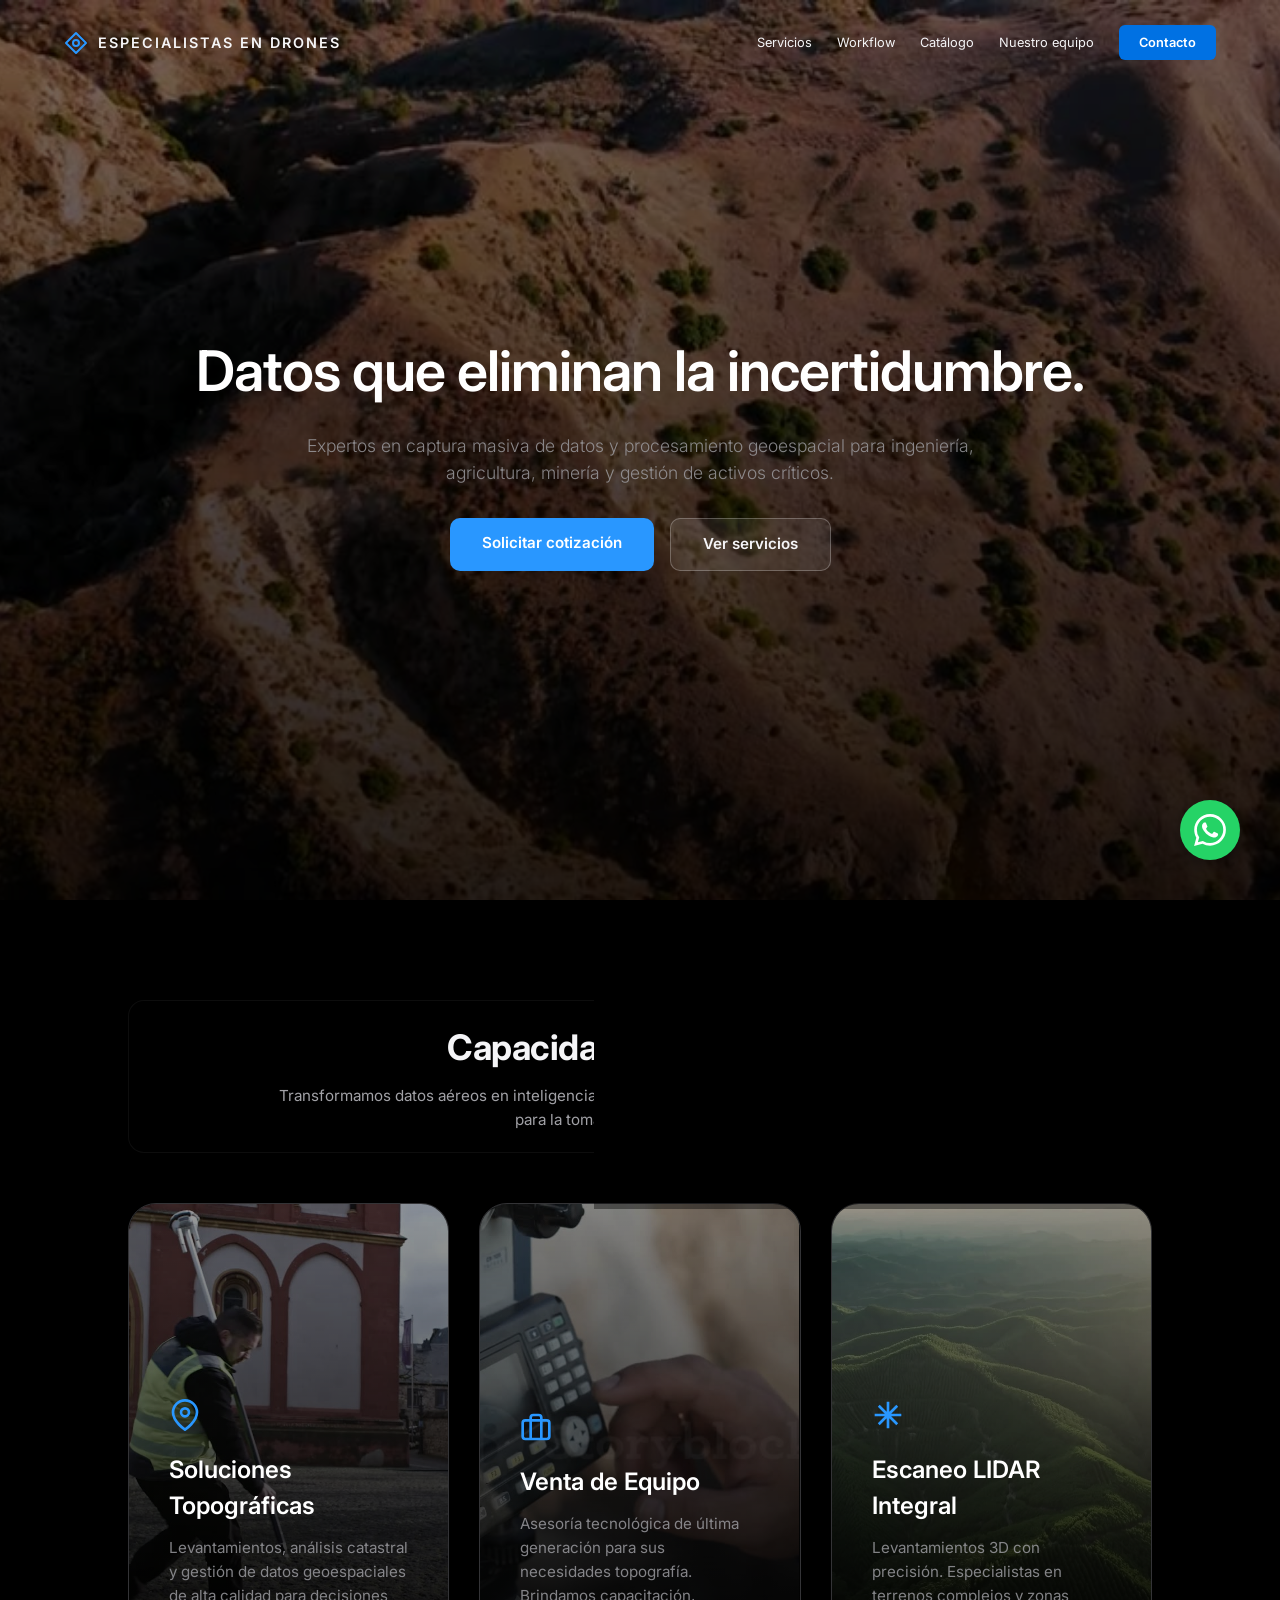
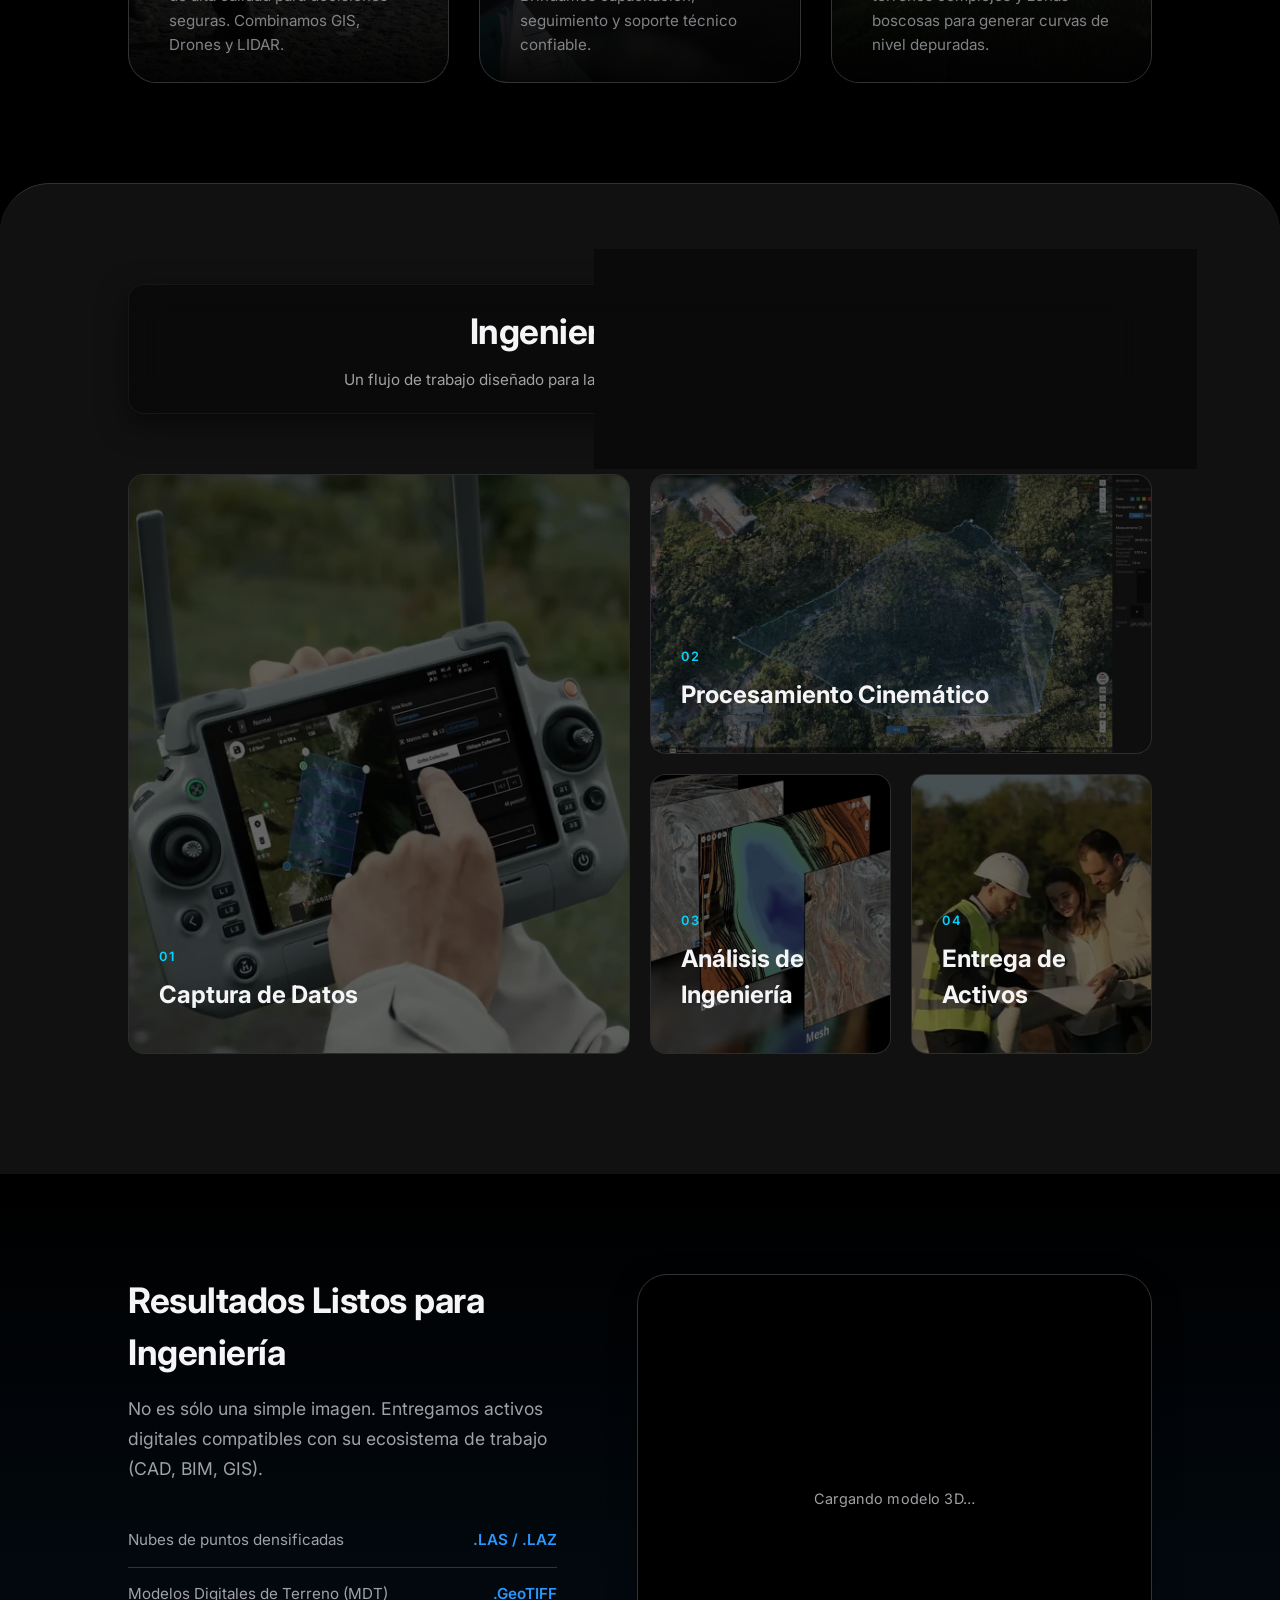
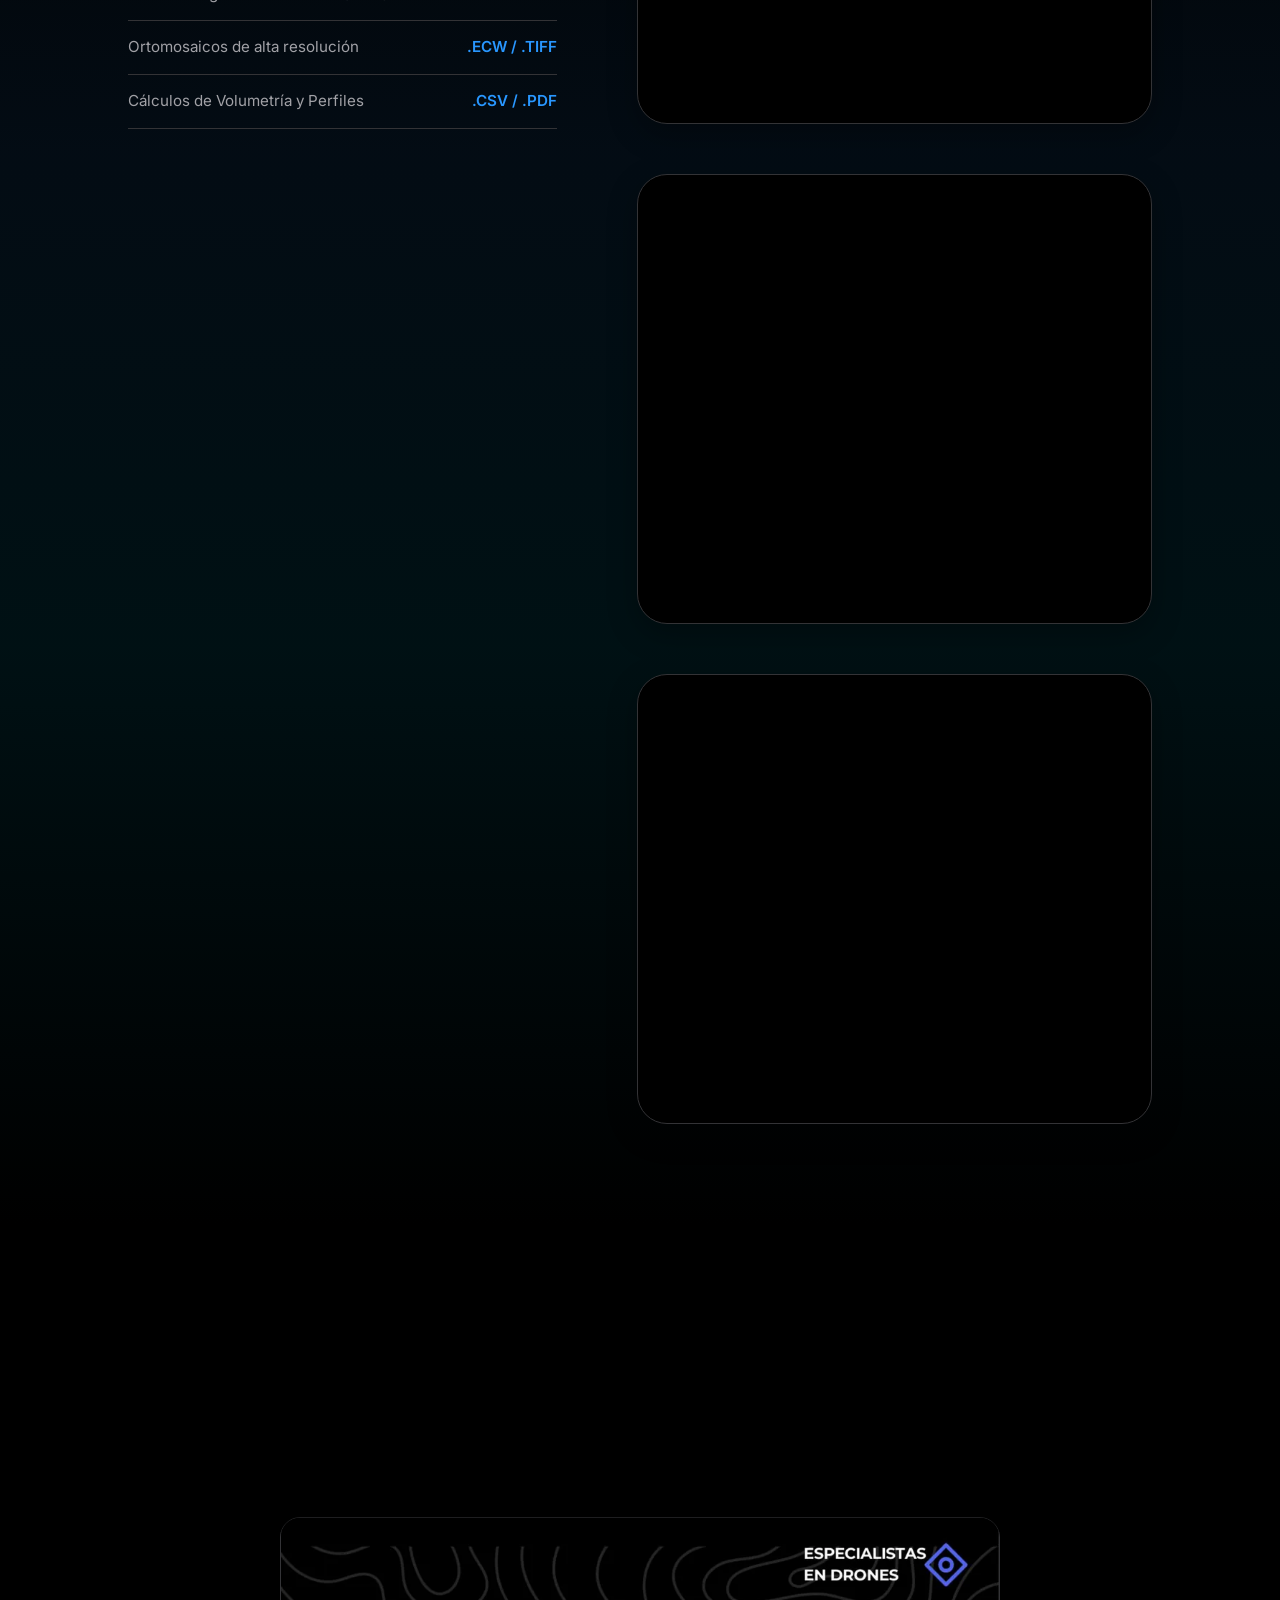
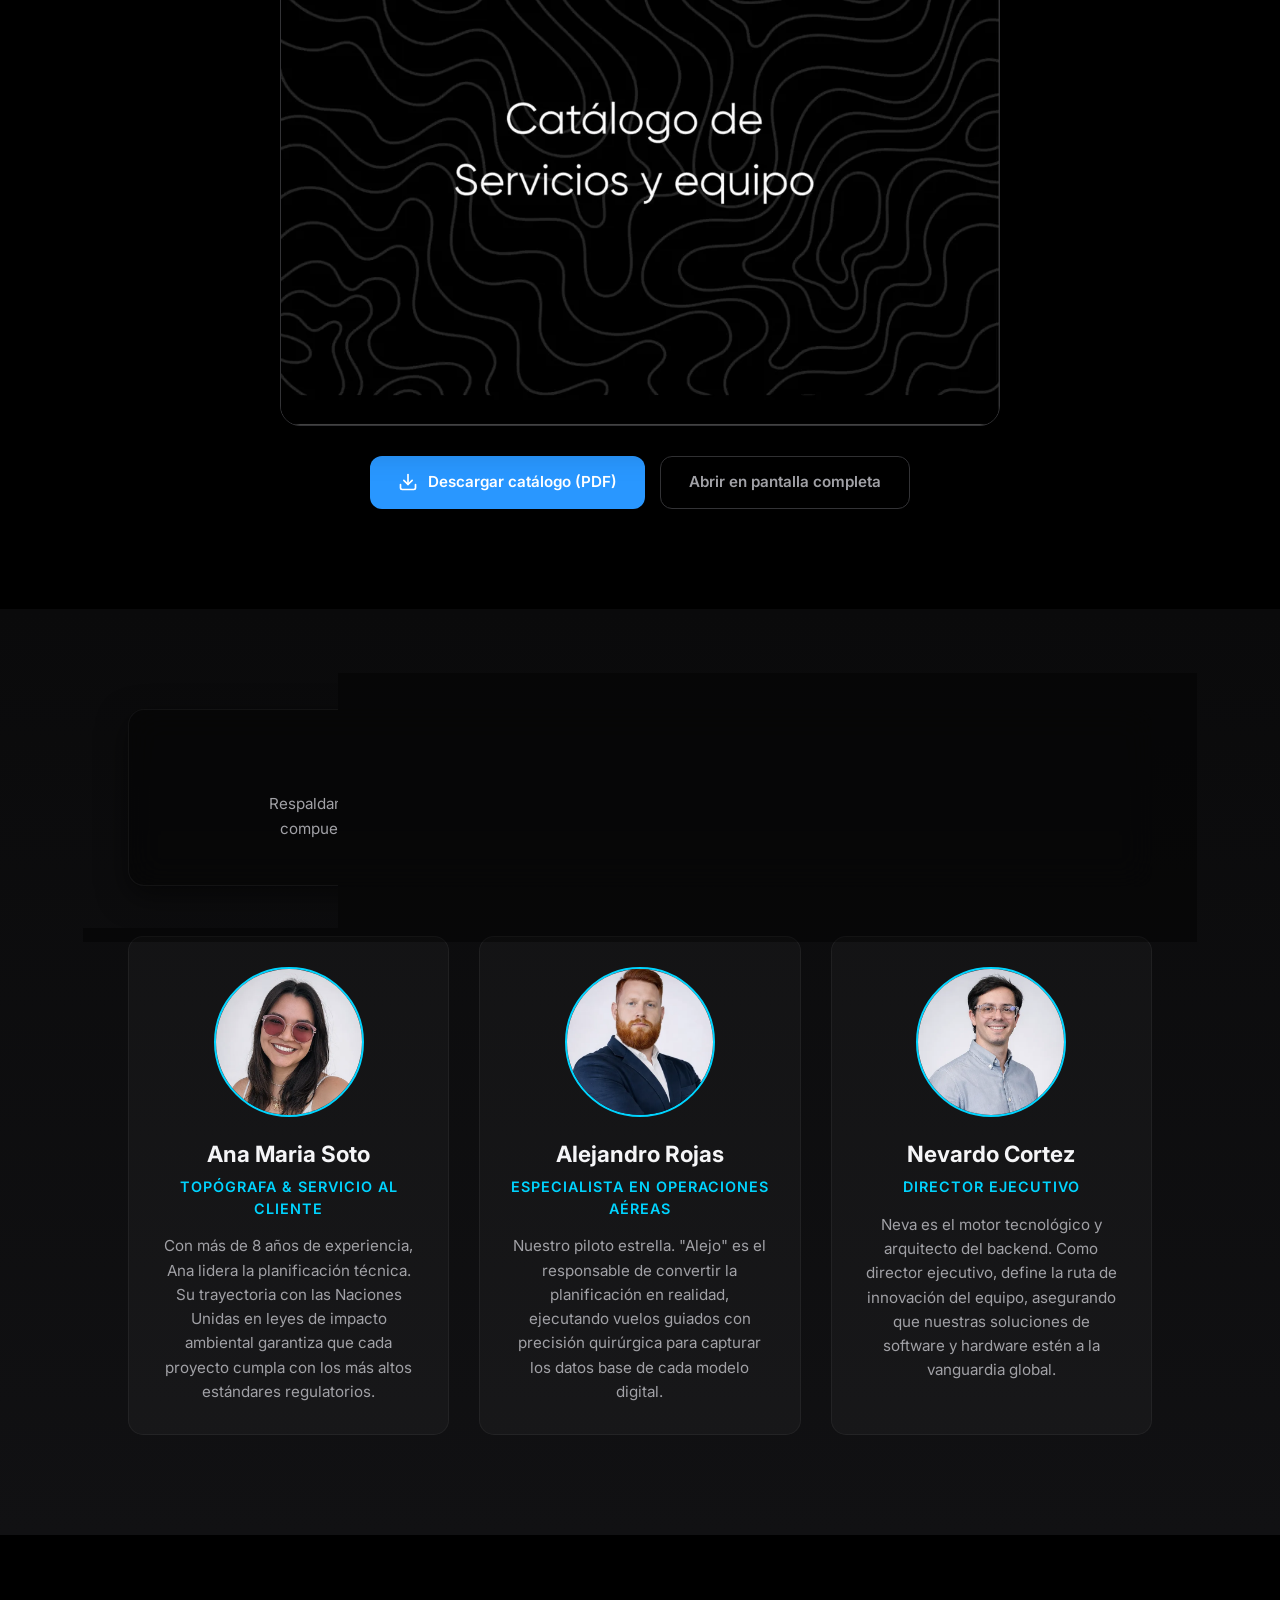
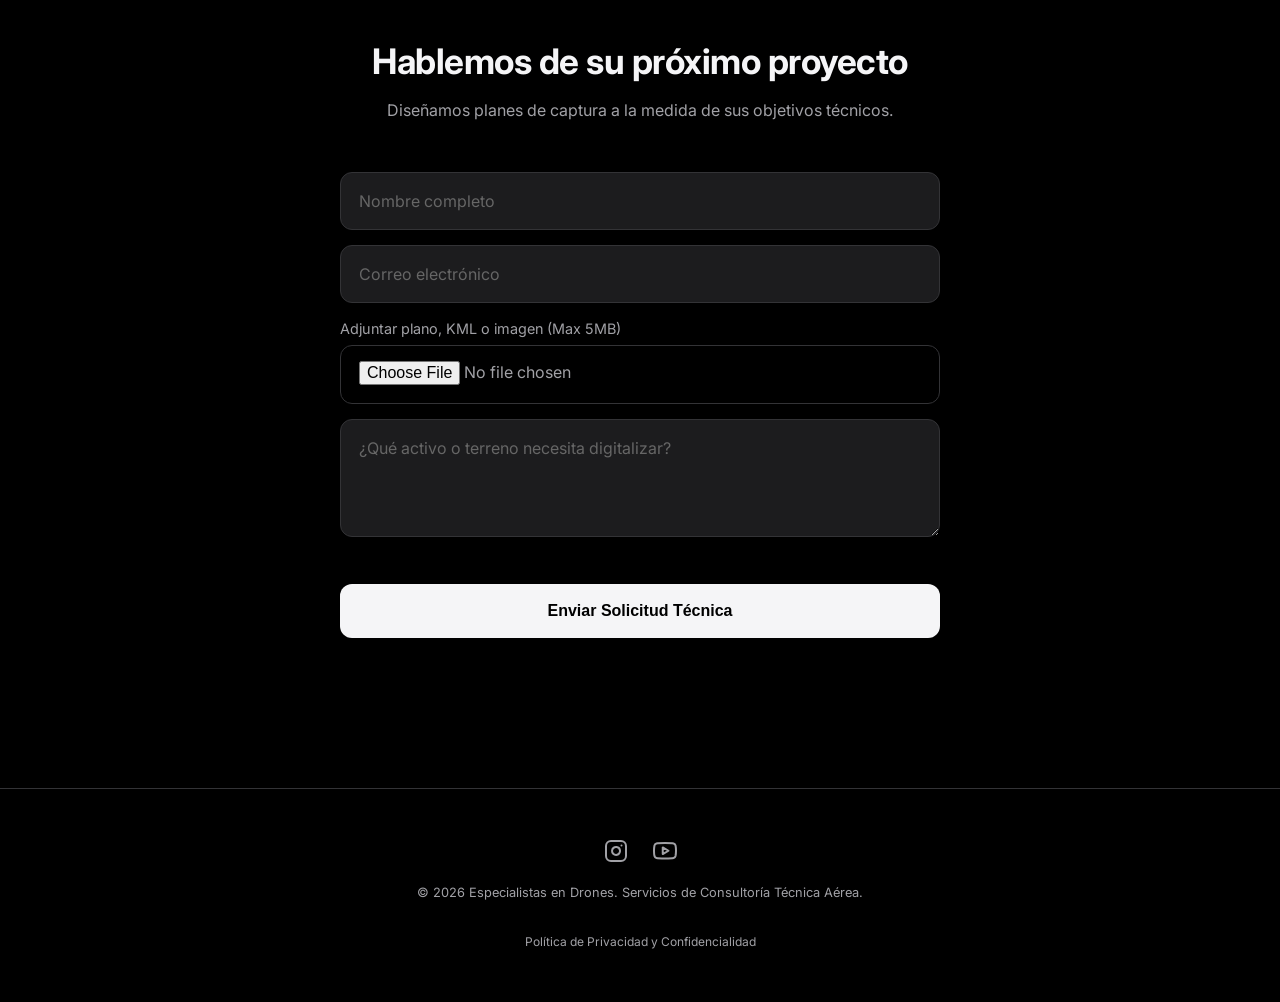
<file: index.html>
<!DOCTYPE html>
<html lang="es">
<head>
    <meta charset="UTF-8">
    <meta name="viewport" content="width=device-width, initial-scale=1.0">
    <title>Consultoría en Inteligencia Aérea | Especialistas en Drones</title>
    
    <meta name="description" content="Expertos en captura masiva de datos y procesamiento geoespacial con drones para ingeniería, agricultura, minería y gestión de activos críticos en Costa Rica.">
    <meta name="keywords" content="drones, topografía, fotogrametría, LiDAR, inspección industrial, Costa Rica, gemelos digitales, agricultura de precisión">
    <meta name="author" content="Especialistas en Drones">

    <meta property="og:type" content="website">
    <meta property="og:site_name" content="Especialistas en Drones">
    <meta property="og:locale" content="es_CR">
    <meta property="og:url" content="https://www.especialistasendrones.com/">
    <meta property="og:title" content="Inteligencia Aérea y Especialistas en Drones">
    <meta property="og:description" content="Datos que eliminan la incertidumbre. Captura masiva de datos con drones para proyectos de alta precisión.">
    <meta property="og:image" content="https://www.especialistasendrones.com/media/images/preview.jpg">
    <meta property="og:image:width" content="1193">
    <meta property="og:image:height" content="630">
    <meta property="og:image:alt" content="Especialistas en Drones — inteligencia aérea y geoespacial">

    <meta name="twitter:card" content="summary_large_image">
    <meta name="twitter:title" content="Inteligencia Aérea y Especialistas en Drones">
    <meta name="twitter:description" content="Datos que eliminan la incertidumbre. Captura masiva de datos con drones para proyectos de alta precisión.">
    <meta name="twitter:image" content="https://www.especialistasendrones.com/media/images/preview.jpg">

    <link rel="canonical" href="https://www.especialistasendrones.com/">
    <link rel="alternate" hreflang="es-cr" href="https://www.especialistasendrones.com/">
    <link rel="alternate" hreflang="x-default" href="https://www.especialistasendrones.com/">
    <meta name="theme-color" content="#000000">

    <!-- Preconnect a orígenes de terceros para acelerar la primera conexión (fuentes, analytics, modelos 3D) -->
    <link rel="preconnect" href="https://fonts.googleapis.com">
    <link rel="preconnect" href="https://fonts.gstatic.com" crossorigin>
    <link rel="preconnect" href="https://www.googletagmanager.com">
    <link rel="preconnect" href="https://arcg.is">

    <!-- Preload del poster del hero: es el elemento LCP (se ve antes de que arranque el video). -->
    <link rel="preload" as="image" href="media/video/posters/hero.jpg" fetchpriority="high">

    <!-- GA4: se carga aquí y se CONFIGURA una sola vez en main.js (con anonymize_ip). -->
    <script async src="https://www.googletagmanager.com/gtag/js?id=G-Q9BWERW66V"></script>

    <link href="https://fonts.googleapis.com/css2?family=Inter:wght@300;400;600&display=swap" rel="stylesheet">
    <link rel="icon" type="image/svg+xml" href="media/favicon.svg">
    <link rel="apple-touch-icon" href="media/icons/apple-touch-icon.png">
    <link rel="stylesheet" href="styles.css">
    <link rel="manifest" href="manifest.json">
    
    <script src="main.js" defer></script>

    <script type="application/ld+json">
    {
        "@context": "https://schema.org",
        "@type": "ProfessionalService",
        "@id": "https://www.especialistasendrones.com/#business",
        "name": "Especialistas en Drones",
        "description": "Captura masiva de datos y procesamiento geoespacial con drones: topografía, fotogrametría, LiDAR e inspección industrial en Costa Rica.",
        "image": "https://www.especialistasendrones.com/media/images/preview.jpg",
        "url": "https://www.especialistasendrones.com",
        "telephone": "+50662885132",
        "priceRange": "$$",
        "address": {
            "@type": "PostalAddress",
            "addressCountry": "CR"
        },
        "areaServed": {
            "@type": "Country",
            "name": "Costa Rica"
        },
        "serviceType": ["Topografía", "Fotogrametría", "LiDAR", "Inspección Industrial"],
        "sameAs": [
            "https://instagram.com/especialistasendrones",
            "https://www.youtube.com/channel/UC5RbI-hhkYxQgb4f0DH-O3A"
        ],
        "contactPoint": {
            "@type": "ContactPoint",
            "telephone": "+50662885132",
            "contactType": "customer service",
            "availableLanguage": ["Spanish"]
        }
    }
    </script>

</head>
<body>

    <a href="#main" class="skip-link">Saltar al contenido</a>

    <div id="scroll-progress"></div>

    <div id="preloader">
        <svg class="loader-logo" viewBox="0 0 24 24" fill="none" stroke="#2997ff" stroke-width="2">
            <polygon points="12 2 2 12 12 22 22 12 12 2"></polygon>
            <circle cx="12" cy="12" r="3"></circle>
        </svg>
    </div>

    <nav aria-label="Navegación principal">
        <a href="#inicio" class="logo">
            <svg viewBox="0 0 24 24" width="24" height="24" fill="none" stroke="currentColor" stroke-width="2" stroke-linecap="round" stroke-linejoin="round">
                <polygon points="12 2 2 12 12 22 22 12 12 2"></polygon>
                <circle cx="12" cy="12" r="3"></circle>
            </svg>
            Especialistas en Drones
        </a>
        <button id="nav-toggle" class="nav-toggle" aria-label="Abrir menú de navegación" aria-expanded="false" aria-controls="nav-links">
            <span></span><span></span><span></span>
        </button>
        <div class="nav-links" id="nav-links">
            <a href="#servicios">Servicios</a>
            <a href="#workflow">Workflow</a>
            <a href="#catalogo">Catálogo</a>
            <a href="#equipo">Nuestro equipo</a>
            <a href="#contacto" class="nav-cta">Contacto</a>
        </div>
    </nav>

    <main id="main">
        <header id="inicio" class="hero">
            <video autoplay loop muted playsinline class="hero-video" poster="media/video/posters/hero.jpg" preload="metadata">
                <source src="media/video/hero-drone-flight.mp4" type="video/mp4">
                Tu navegador no soporta videos HTML5.
            </video>
            <div class="hero-overlay"></div>
            <div class="hero-content">
                <h1>Datos que eliminan la incertidumbre.</h1>
                <p>Expertos en captura masiva de datos y procesamiento geoespacial para ingeniería, agricultura, minería y gestión de activos críticos.</p>
                <div class="hero-actions">
                    <a href="#contacto" class="hero-cta hero-cta-primary">Solicitar cotización</a>
                    <a href="#servicios" class="hero-cta hero-cta-secondary">Ver servicios</a>
                </div>
            </div>
        </header>

        <section id="servicios" class="pilares">
            
            <div class="section-header reveal">
                <h2>Capacidades Operativas</h2>
                <p>Transformamos datos aéreos en inteligencia geoespacial accionable. Precisión y tecnología de punta para la toma de decisiones críticas.</p>
            </div>
            
            <div class="pilar-item reveal delay-1">
                <video loop muted playsinline class="pilar-video-bg" poster="media/video/posters/soluciones-topograficas.jpg" preload="none">
                    <source src="media/video/soluciones-topograficas.mp4" type="video/mp4">
                </video>
                <div class="pilar-content">
                    <div class="pilar-icon">
                        <svg viewBox="0 0 24 24" width="32" height="32" fill="none" stroke="currentColor" stroke-width="2"><path d="M21 10c0 7-9 13-9 13s-9-6-9-13a9 9 0 0 1 18 0z"></path><circle cx="12" cy="10" r="3"></circle></svg>
                    </div>
                    <h3>Soluciones Topográficas</h3>
                    <p>Levantamientos, análisis catastral y gestión de datos geoespaciales de alta calidad para decisiones seguras. Combinamos GIS, Drones y LIDAR.</p>
                </div>
            </div>

            <div class="pilar-item reveal delay-2">
                <video loop muted playsinline class="pilar-video-bg" poster="media/video/posters/equipos-topograficos.jpg" preload="none">
                    <source src="media/video/equipos-topograficos.mp4" type="video/mp4">
                </video>
                <div class="pilar-content">
                    <div class="pilar-icon">
                        <svg viewBox="0 0 24 24" width="32" height="32" fill="none" stroke="currentColor" stroke-width="2"><rect x="2" y="7" width="20" height="14" rx="2" ry="2"></rect><path d="M16 21V5a2 2 0 0 0-2-2h-4a2 2 0 0 0-2 2v16"></path></svg>
                    </div>
                    <h3>Venta de Equipo</h3>
                    <p>Asesoría tecnológica de última generación para sus necesidades topografía. Brindamos capacitación, seguimiento y soporte técnico confiable.</p>
                </div>
            </div>

            <div class="pilar-item reveal delay-3">
                <video loop muted playsinline class="pilar-video-bg" poster="media/video/posters/escaneo-lidar.jpg" preload="none">
                    <source src="media/video/escaneo-lidar.mp4" type="video/mp4">
                </video>
                <div class="pilar-content">
                    <div class="pilar-icon">
                        <svg viewBox="0 0 24 24" width="32" height="32" fill="none" stroke="currentColor" stroke-width="2"><path d="M12 2v20M2 12h20M5.07 5.07l13.86 13.86M5.07 18.93L18.93 5.07"></path></svg>
                    </div>
                    <h3>Escaneo LIDAR Integral</h3>
                    <p>Levantamientos 3D con precisión. Especialistas en terrenos complejos y zonas boscosas para generar curvas de nivel depuradas.</p>
                </div>
            </div>

        </section>

        <section id="workflow" class="workflow">
            <div class="section-header reveal">
                <h2>Ingeniería de Captura</h2>
                <p>Un flujo de trabajo diseñado para la integridad absoluta de los datos geoespaciales.</p>
            </div>

            <div class="bento-grid">
                <div class="bento-item step-captura reveal">
                    <div class="bento-bg"></div>
                    <div class="bento-content">
                        <span class="step-num">01</span>
                        <h3>Captura de Datos</h3>
                        <div class="bento-hover-info">
                            <p>Planificación de vuelo autónomo optimizado. Utilizamos sensores LiDAR de grado topográfico y fotogrametría de alta resolución para capturar cada detalle del terreno.</p>
                        </div>
                    </div>
                </div>

                <div class="bento-item step-proceso reveal delay-1">
                    <div class="bento-bg"></div>
                    <div class="bento-content">
                        <span class="step-num">02</span>
                        <h3>Procesamiento Cinemático</h3>
                        <div class="bento-hover-info">
                            <p>Computación de nubes de puntos con correcciones PPK/RTK para garantizar precisión y fidelidad absoluta en el modelo digital.</p>
                        </div>
                    </div>
                </div>

                <div class="bento-item step-analisis reveal delay-2">
                    <div class="bento-bg"></div>
                    <div class="bento-content">
                        <span class="step-num">03</span>
                        <h3>Análisis de Ingeniería</h3>
                        <div class="bento-hover-info">
                            <p>Interpretación técnica de los activos, generación de curvas de nivel depuradas y reportes de volumen específicos.</p>
                        </div>
                    </div>
                </div>

                <div class="bento-item step-entrega reveal delay-3">
                    <div class="bento-bg"></div>
                    <div class="bento-content">
                        <span class="step-num">04</span>
                        <h3>Entrega de Activos</h3>
                        <div class="bento-hover-info">
                            <p>Despliegue de resultados en formatos nativos (CAD, GIS, BIM) listos para la toma de decisiones inmediata.</p>
                        </div>
                    </div>
                </div>
            </div>
        </section>

        <section class="entregables reveal">
            <div class="entregables-texto">
                <h2>Resultados Listos para Ingeniería</h2>
                <p>No es sólo una simple imagen. Entregamos activos digitales compatibles con su ecosistema de trabajo (CAD, BIM, GIS).</p>
                <ul class="file-list">
                    <li>Nubes de puntos densificadas <span class="file-type">.LAS / .LAZ</span></li>
                    <li>Modelos Digitales de Terreno (MDT) <span class="file-type">.GeoTIFF</span></li>
                    <li>Ortomosaicos de alta resolución <span class="file-type">.ECW / .TIFF</span></li>
                    <li>Cálculos de Volumetría y Perfiles <span class="file-type">.CSV / .PDF</span></li>
                </ul>
            </div>
            
            <div class="entregables-media">
                <div class="mesh-container">
                    <iframe
                        title="Modelo 3D — Levantamiento topográfico con dron"
                        data-src="https://arcg.is/0OzL5L0"
                        frameborder="0" 
                        allowfullscreen 
                        allow="xr-spatial-tracking">
                    </iframe>
                </div>
                <div class="mesh-container">
                    <iframe
                        title="Modelo 3D — Nube de puntos y ortomosaico"
                        data-src="https://arcg.is/0bmKqe4"
                        frameborder="0" 
                        allowfullscreen 
                        allow="xr-spatial-tracking">
                    </iframe>
                </div>
                <div class="mesh-container">
                    <iframe
                        title="Modelo 3D — Modelo digital de terreno"
                        data-src="https://arcg.is/1DL88L1"
                        frameborder="0" 
                        allowfullscreen 
                        allow="xr-spatial-tracking">
                    </iframe>
                </div>
            </div>
        </section>

        <section id="catalogo" class="catalogo">
            <div class="section-header reveal">
                <h2>Catálogo de Servicios y Equipo</h2>
                <p>Explore nuestra gama completa de servicios geoespaciales y equipos de topografía. Consúltelo en línea o descárguelo en PDF.</p>
            </div>

            <div class="catalogo-wrapper reveal">
                <!-- Portada clickeable en vez de iframe: los navegadores móviles no
                     renderizan PDF inline; una imagen + botón funciona en todos lados. -->
                <a href="media/catalogo/catalogo.pdf" target="_blank" rel="noopener" class="catalogo-cover" aria-label="Abrir el catálogo completo en PDF">
                    <img src="media/catalogo/catalogo-portada.webp" alt="Portada del catálogo de servicios y equipo de Especialistas en Drones" width="1000" height="706" loading="lazy" decoding="async">
                    <span class="catalogo-cover-overlay">
                        <svg viewBox="0 0 24 24" width="28" height="28" fill="none" stroke="currentColor" stroke-width="2" stroke-linecap="round" stroke-linejoin="round"><path d="M14 2H6a2 2 0 0 0-2 2v16a2 2 0 0 0 2 2h12a2 2 0 0 0 2-2V8z"></path><polyline points="14 2 14 8 20 8"></polyline></svg>
                        Ver catálogo completo (22 páginas)
                    </span>
                </a>
                <div class="catalogo-actions">
                    <a href="media/catalogo/catalogo.pdf" target="_blank" rel="noopener" class="btn-catalogo btn-catalogo-primary">
                        <svg viewBox="0 0 24 24" width="20" height="20" fill="none" stroke="currentColor" stroke-width="2" stroke-linecap="round" stroke-linejoin="round"><path d="M21 15v4a2 2 0 0 1-2 2H5a2 2 0 0 1-2-2v-4"></path><polyline points="7 10 12 15 17 10"></polyline><line x1="12" y1="15" x2="12" y2="3"></line></svg>
                        Descargar catálogo (PDF)
                    </a>
                    <a href="media/catalogo/catalogo.pdf" target="_blank" rel="noopener" class="btn-catalogo btn-catalogo-secondary">
                        Abrir en pantalla completa
                    </a>
                </div>
            </div>
        </section>

        <section id="equipo" class="team-section">
            <div class="section-header reveal">
                <h2>Nuestro Equipo</h2>
                <p>Respaldamos nuestras operaciones en campo con un sólido capital humano. Nuestro equipo de soporte, compuesto por <b>dibujantes y expertos en modelamiento 3D (BIM/VDC)</b>, procesa cada dato capturado para entregarle activos digitales depurados y listos para ingeniería.</p>
            </div>

            <div class="team-grid">
                <div class="team-card reveal delay-1">
                    <div class="member-img-container">
                        <img src="media/images/team/Ana.webp" alt="Ana Maria Soto" class="member-img" width="508" height="640" loading="lazy" decoding="async">
                    </div>
                    <div class="member-info">
                        <h3>Ana Maria Soto</h3>
                        <span class="role">Topógrafa & Servicio al Cliente</span>
                        <p>Con más de 8 años de experiencia, Ana lidera la planificación técnica. Su trayectoria con las Naciones Unidas en leyes de impacto ambiental garantiza que cada proyecto cumpla con los más altos estándares regulatorios.</p>
                    </div>
                </div>

                <div class="team-card reveal delay-2">
                    <div class="member-img-container">
                        <img src="media/images/team/Alejo.webp" alt="Alejandro Rojas" class="member-img" width="506" height="640" loading="lazy" decoding="async">
                    </div>
                    <div class="member-info">
                        <h3>Alejandro Rojas</h3>
                        <span class="role">Especialista en Operaciones Aéreas</span>
                        <p>Nuestro piloto estrella. "Alejo" es el responsable de convertir la planificación en realidad, ejecutando vuelos guiados con precisión quirúrgica para capturar los datos base de cada modelo digital.</p>
                    </div>
                </div>

                <div class="team-card reveal delay-3">
                    <div class="member-img-container">
                        <img src="media/images/team/Neva.webp" alt="Nevardo Cortez" class="member-img" width="508" height="640" loading="lazy" decoding="async">
                    </div>
                    <div class="member-info">
                        <h3>Nevardo Cortez</h3>
                        <span class="role">Director Ejecutivo</span>
                        <p>Neva es el motor tecnológico y arquitecto del backend. Como director ejecutivo, define la ruta de innovación del equipo, asegurando que nuestras soluciones de software y hardware estén a la vanguardia global.</p>
                    </div>
                </div>
            </div>
        </section>

        <section id="contacto" class="contact">
            <h2>Hablemos de su próximo proyecto</h2>
            <p>Diseñamos planes de captura a la medida de sus objetivos técnicos.</p>
            <div class="form-card reveal">
                <form id="mi-formulario">
                    <label for="nombre" class="sr-only">Nombre completo</label>
                    <input type="text" id="nombre" placeholder="Nombre completo" required>

                    <label for="email" class="sr-only">Correo electrónico</label>
                    <input type="email" id="email" placeholder="Correo electrónico" required>

                    <label for="archivo" class="form-file-label">Adjuntar plano, KML o imagen (Max 5MB)</label>
                    <input type="file" id="archivo" class="form-file-input" accept=".pdf,.kml,.kmz,.dwg,.jpg,.png">

                    <label for="mensaje" class="sr-only">¿Qué activo o terreno necesita digitalizar?</label>
                    <textarea rows="4" id="mensaje" placeholder="¿Qué activo o terreno necesita digitalizar?" required></textarea>
                    <p id="form-status" class="form-status" role="status" aria-live="polite"></p>
                    <button type="submit" id="btn-submit" class="btn-submit"><span id="btn-text">Enviar Solicitud Técnica</span></button>
                </form>
            </div>
        </section>
    </main>

    <footer>
        <div class="social-links">
            <a href="https://instagram.com/especialistasendrones" target="_blank" rel="noopener noreferrer" aria-label="Instagram">
                <svg viewBox="0 0 24 24" width="24" height="24" stroke="currentColor" stroke-width="2" fill="none" stroke-linecap="round" stroke-linejoin="round"><rect x="2" y="2" width="20" height="20" rx="5" ry="5"></rect><path d="M16 11.37A4 4 0 1 1 12.63 8 4 4 0 0 1 16 11.37z"></path><line x1="17.5" y1="6.5" x2="17.51" y2="6.5"></line></svg>
            </a>
            <a href="https://www.youtube.com/channel/UC5RbI-hhkYxQgb4f0DH-O3A" target="_blank" rel="noopener noreferrer" aria-label="YouTube">
                <svg viewBox="0 0 24 24" width="24" height="24" stroke="currentColor" stroke-width="2" fill="none" stroke-linecap="round" stroke-linejoin="round"><path d="M22.54 6.42a2.78 2.78 0 0 0-1.94-2C18.88 4 12 4 12 4s-6.88 0-8.6.46a2.78 2.78 0 0 0-1.94 2A29 29 0 0 0 1 11.75a29 29 0 0 0 .46 5.33A2.78 2.78 0 0 0 3.4 19c1.72.46 8.6.46 8.6.46s6.88 0 8.6-.46a2.78 2.78 0 0 0 1.94-2 29 29 0 0 0 .46-5.25 29 29 0 0 0-.46-5.33z"></path><polygon points="9.75 15.02 15.5 11.75 9.75 8.48 9.75 15.02"></polygon></svg>
            </a>
        </div>
        <p>&copy; 2026 Especialistas en Drones. Servicios de Consultoría Técnica Aérea.</p>

        <p class="footer-legal">
            <a href="privacidad.html" class="footer-legal-link">
                Política de Privacidad y Confidencialidad
            </a>
        </p>
        
        <a href="https://wa.me/50662885132?text=Hola,%20me%20gustaría%20solicitar%20información." class="whatsapp-float" target="_blank" rel="noopener noreferrer" aria-label="Escríbenos por WhatsApp">
            <svg viewBox="0 0 24 24" width="32" height="32" fill="white"><path d="M17.472 14.382c-.297-.149-1.758-.867-2.03-.967-.273-.099-.471-.148-.67.15-.197.297-.767.966-.94 1.164-.173.199-.347.223-.644.075-.297-.15-1.255-.463-2.39-1.475-.883-.788-1.48-1.761-1.653-2.059-.173-.297-.018-.458.13-.606.134-.133.298-.347.446-.52.149-.174.198-.298.298-.497.099-.198.05-.371-.025-.52-.075-.149-.669-1.612-.916-2.207-.242-.579-.487-.5-.669-.51a12.8 12.8 0 0 0-.57-.01c-.198 0-.52.074-.792.372-.272.297-1.04 1.016-1.04 2.479 0 1.462 1.065 2.875 1.213 3.074.149.198 2.096 3.2 5.077 4.487.709.306 1.262.489 1.694.625.712.227 1.36.195 1.871.118.571-.085 1.758-.719 2.006-1.413.248-.694.248-1.289.173-1.413-.074-.124-.272-.198-.57-.347m-5.421 7.403h-.004a9.87 9.87 0 0 1-5.031-1.378l-.361-.214-3.741.982.998-3.648-.235-.374a9.86 9.86 0 0 1-1.51-5.26c.001-5.45 4.436-9.884 9.888-9.884 2.64 0 5.122 1.03 6.988 2.898a9.825 9.825 0 0 1 2.893 6.994c-.003 5.45-4.437 9.884-9.885 9.884m8.413-18.297A11.815 11.815 0 0 0 12.05 0C5.495 0 .16 5.335.157 11.892c0 2.096.547 4.142 1.588 5.945L.057 24l6.305-1.654a11.882 11.882 0 0 0 5.683 1.448h.005c6.554 0 11.89-5.335 11.893-11.893a11.821 11.821 0 0 0-3.48-8.413Z"/></svg>
        </a>
    </footer>

</body>
</html>
</file>
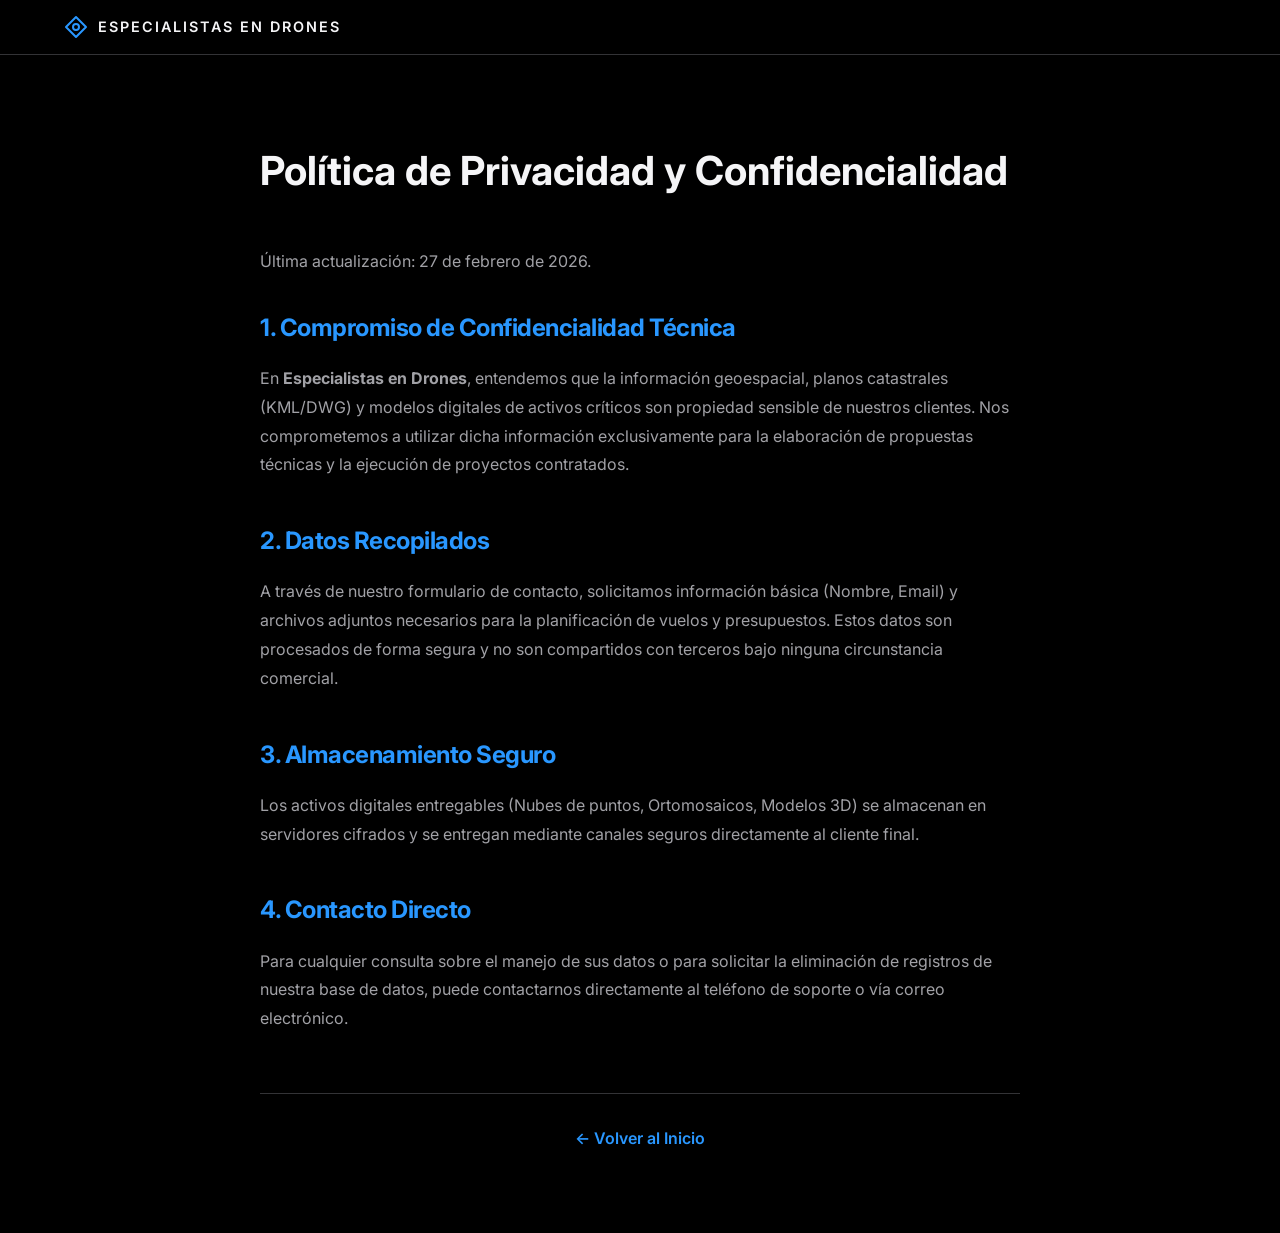
<file: privacidad.html>
<!DOCTYPE html>
<html lang="es">
<head>
    <meta charset="UTF-8">
    <meta name="viewport" content="width=device-width, initial-scale=1.0">
    <title>Privacidad y Confidencialidad | Especialistas en Drones</title>
    
    <link href="https://fonts.googleapis.com/css2?family=Inter:wght@300;400;600&display=swap" rel="stylesheet">
    <link rel="stylesheet" href="styles.css">
    <link rel="icon" type="image/svg+xml" href="media/favicon.svg">
</head>

<body class="legal-page">

    <nav class="nav-simple">
        <a href="/" class="logo">
            <svg viewBox="0 0 24 24" width="24" height="24" fill="none" stroke="currentColor" stroke-width="2" stroke-linecap="round" stroke-linejoin="round">
                <polygon points="12 2 2 12 12 22 22 12 12 2"></polygon>
                <circle cx="12" cy="12" r="3"></circle>
            </svg>
            Especialistas en Drones
        </a>
    </nav>

    <main class="legal-content">
        <h1>Política de Privacidad y Confidencialidad</h1>
        
        <p class="legal-updated">
            Última actualización: 27 de febrero de 2026.
        </p>

        <section class="legal-section">
            <h2>1. Compromiso de Confidencialidad Técnica</h2>
            <p>
                En <b>Especialistas en Drones</b>, entendemos que la información geoespacial, planos catastrales (KML/DWG) y modelos digitales de activos críticos son propiedad sensible de nuestros clientes. Nos comprometemos a utilizar dicha información exclusivamente para la elaboración de propuestas técnicas y la ejecución de proyectos contratados.
            </p>
        </section>

        <section class="legal-section">
            <h2>2. Datos Recopilados</h2>
            <p>
                A través de nuestro formulario de contacto, solicitamos información básica (Nombre, Email) y archivos adjuntos necesarios para la planificación de vuelos y presupuestos. Estos datos son procesados de forma segura y no son compartidos con terceros bajo ninguna circunstancia comercial.
            </p>
        </section>

        <section class="legal-section">
            <h2>3. Almacenamiento Seguro</h2>
            <p>
                Los activos digitales entregables (Nubes de puntos, Ortomosaicos, Modelos 3D) se almacenan en servidores cifrados y se entregan mediante canales seguros directamente al cliente final.
            </p>
        </section>

        <section class="legal-section">
            <h2>4. Contacto Directo</h2>
            <p>
                Para cualquier consulta sobre el manejo de sus datos o para solicitar la eliminación de registros de nuestra base de datos, puede contactarnos directamente al teléfono de soporte o vía correo electrónico.
            </p>
        </section>

        <div class="legal-back">
            <a href="/">← Volver al Inicio</a>
        </div>
    </main>

</body>
</html>
</file>
<file: styles.css>
/* ========================================= */
/* PALETA DARK MODE & VARIABLES              */
/* ========================================= */

:root {
    --bg-main: #000000;
    --bg-secondary: #111111;
    --bg-tertiary: #1c1c1e;
    --text-main: #f5f5f7;
    /* Subido de #86868b (4.35:1, falla AA) a #a1a1a6 (~6:1 sobre negro) para
       cumplir WCAG AA en texto de cuerpo pequeño. */
    --text-muted: #a1a1a6;
    --accent-blue: #2997ff;
    --accent: #00d4ff; 
    --border: #333336;
}

#preloader {
    position: fixed; top: 0; left: 0; width: 100%; height: 100%;
    background: #000; z-index: 9999; display: flex; justify-content: center; align-items: center;
    transition: opacity 0.6s ease, visibility 0.6s;
}
.loader-logo { width: 50px; animation: pulse-blue 1.5s infinite ease-in-out; }

@keyframes pulse-blue {
    0%, 100% { transform: scale(1); filter: drop-shadow(0 0 5px var(--accent-blue)); }
    50% { transform: scale(1.2); filter: drop-shadow(0 0 20px var(--accent-blue)); }
}

@keyframes fadeIn {
    from { opacity: 0; transform: translateY(10px); }
    to { opacity: 1; transform: translateY(0); }
}

#scroll-progress {
    position: fixed;
    top: 0;
    left: 0;
    width: 0%;
    height: 3px;
    background: linear-gradient(to right, var(--accent-blue), var(--accent));
    z-index: 1001;
    display: none; /* Oculta por defecto en Desktop */
}

* { margin: 0; padding: 0; box-sizing: border-box; }

/* scroll-behavior va en html (no en *) para no imponerlo a cada elemento.
   scroll-padding-top compensa el nav fijo al saltar a una ancla (#servicios, etc.). */
html { scroll-behavior: smooth; scroll-padding-top: 90px; }

body { 
    font-family: 'Inter', sans-serif; 
    color: var(--text-main); 
    line-height: 1.5; 
    background: var(--bg-main);
    -webkit-font-smoothing: antialiased; 
}

/* ========================================= */
/* TIPOGRAFÍA GLOBAL & EFECTO STICKY (GLASS) */
/* ========================================= */
h2 { font-size: 2.2rem; color: var(--text-main); margin-bottom: 10px; letter-spacing: -0.5px; }

.section-header { 
    text-align: center; 
    width: 100%;
    /* Cuando el section-header vive dentro de un grid (.pilares), debe abarcar
       TODAS las columnas; si no, el grid lo mete en una sola celda y se descentra. */
    grid-column: 1 / -1;
    margin: 0 auto 40px auto; 
    
    /* Magia del Sticky Scroll */
    position: sticky;
    top: 68px; 
    z-index: 20;
    padding: 20px 5%;
    
    /* Efecto Transparente / Glassmorphism */
    background: rgba(0, 0, 0, 0.4); 
    backdrop-filter: blur(16px);
    -webkit-backdrop-filter: blur(16px);
    border-radius: 16px; 
    border: 1px solid rgba(255, 255, 255, 0.05); 
    box-shadow: 0 10px 30px rgba(0,0,0,0.5);
}

.section-header p {
    max-width: 750px;
    margin: 10px auto 0;
    line-height: 1.6;
    font-size: 0.95rem;
    color: var(--text-muted);
}

.section-header b {
    color: var(--text-main); 
    font-weight: 600;
}

/* En Servicios el header ya abarca el grid (grid-column en .section-header);
   aquí solo ajustamos su separación de las tarjetas. */
.pilares .section-header {
    margin-bottom: 20px;
}

/* ========================================= */
/* NAVEGACIÓN                                */
/* ========================================= */
nav {
    position: fixed; width: 100%; display: flex; justify-content: space-between; align-items: center;
    padding: 25px 5%; /* Un poco más despacio al inicio para que respire */
    background: transparent; /* Totalmente transparente arriba */
    z-index: 1000;
    border-bottom: 1px solid transparent; /* Sin línea abajo al inicio */
    transition: all 0.4s ease; /* Transición súper suave */
}

/* Esta clase se agregará dinámicamente con JavaScript al hacer scroll */
nav.nav-scrolled {
    padding: 15px 5%; /* Se hace un poquito más delgada al bajar */
    background: rgba(0, 0, 0, 0.85); 
    backdrop-filter: blur(20px);
    -webkit-backdrop-filter: blur(20px);
    border-bottom: 1px solid var(--border);
}

.logo { font-weight: 600; font-size: 0.9rem; letter-spacing: 2px; text-decoration: none; color: var(--text-main); text-transform: uppercase; display: flex; align-items: center;}
.logo svg { margin-right: 10px; color: var(--accent-blue); }

.nav-links { display: flex; align-items: center; }
.nav-links a { text-decoration: none; color: var(--text-main); margin-left: 25px; font-size: 0.8rem; font-weight: 400; transition: color 0.3s; }
.nav-links a:hover { color: var(--accent-blue); }

.nav-links .nav-cta {
    background-color: #0071e3; 
    color: #ffffff !important; 
    padding: 8px 20px;
    border-radius: 6px; 
    font-weight: 600;
    margin-left: 25px;
    transition: background-color 0.3s ease, transform 0.2s ease;
}
.nav-links .nav-cta:hover {
    background-color: #005bb5; 
    color: #ffffff;
    transform: scale(1.05); 
}

/* Botón hamburguesa: oculto en desktop, visible en móvil (ver @media 768px). */
.nav-toggle {
    display: none;
    flex-direction: column;
    justify-content: center;
    gap: 5px;
    width: 44px; height: 44px;
    padding: 10px;
    background: transparent;
    border: 0;
    cursor: pointer;
    z-index: 1001;
}
.nav-toggle span {
    display: block;
    height: 2px; width: 100%;
    background: var(--text-main);
    border-radius: 2px;
    transition: transform 0.3s ease, opacity 0.3s ease;
}
/* Estado abierto: las 3 barras forman una X */
.nav-toggle[aria-expanded="true"] span:nth-child(1) { transform: translateY(7px) rotate(45deg); }
.nav-toggle[aria-expanded="true"] span:nth-child(2) { opacity: 0; }
.nav-toggle[aria-expanded="true"] span:nth-child(3) { transform: translateY(-7px) rotate(-45deg); }

/* ========================================= */
/* HERO SECTION                              */
/* ========================================= */
.hero {
    height: 100vh; position: relative; display: flex; flex-direction: column; justify-content: center; align-items: center;
    text-align: center; padding: 0 10%; overflow: hidden; 
}
.hero-video { position: absolute; top: 0; left: 0; width: 100%; height: 100%; object-fit: cover; z-index: 0; opacity: 0.7; }
.hero-overlay {
    position: absolute; top: 0; left: 0; width: 100%; height: 100%;
    background: linear-gradient(to bottom, rgba(0,0,0,0.3) 0%, rgba(0,0,0,0.8) 100%); z-index: 1;
}
.hero-content { position: relative; z-index: 2; color: white; }
.hero-content h1 { font-size: clamp(2rem, 5vw, 3.5rem); font-weight: 600; margin-bottom: 20px; letter-spacing: -1px; }
.hero-content p { font-size: 1.1rem; opacity: 0.8; max-width: 750px; font-weight: 300; margin: 0 auto; color: var(--text-muted); }

/* CTAs del hero */
.hero-actions {
    display: flex;
    gap: 16px;
    justify-content: center;
    flex-wrap: wrap;
    margin-top: 32px;
}
.hero-cta {
    display: inline-block;
    padding: 14px 32px;
    border-radius: 10px;
    font-weight: 600;
    font-size: 0.95rem;
    text-decoration: none;
    transition: transform 0.2s ease, background-color 0.3s ease, border-color 0.3s ease;
}
.hero-cta-primary { background: var(--accent-blue); color: #fff; }
.hero-cta-primary:hover { background: #1f8ae8; transform: translateY(-2px); }
.hero-cta-secondary { background: rgba(255,255,255,0.08); color: var(--text-main); border: 1px solid rgba(255,255,255,0.25); }
.hero-cta-secondary:hover { border-color: var(--accent-blue); transform: translateY(-2px); }

/* ========================================= */
/* SERVICIOS (PILARES)                       */
/* ========================================= */
.pilares {
    display: grid; 
    /* Siempre son 3 pilares: fijamos 3 columnas para que no quede una columna
       huérfana en pantallas anchas (auto-fit creaba 4 y descuadraba el header).
       NO usar max-width aquí: acotaba el .section-header interno y lo dejaba
       más angosto que los headers de las demás secciones. */
    grid-template-columns: repeat(3, minmax(0, 1fr));
    gap: 30px; 
    padding: 100px 10%; 
    background: var(--bg-main);
}

.pilar-item {
    position: relative;
    background: #090909;
    border-radius: 28px; 
    border: 1px solid var(--border);
    transition: all 0.6s cubic-bezier(0.23, 1, 0.32, 1);
    overflow: hidden;
    display: flex;
    flex-direction: column;
    justify-content: flex-end;
    height: 480px; 
    cursor: pointer;
}

.pilar-video-bg {
    position: absolute; top: 0; left: 0; width: 100%; height: 100%; object-fit: cover;
    z-index: 0; opacity: 0.4; transition: all 0.8s ease; filter: grayscale(30%);
}

.pilar-item::after {
    content: ''; position: absolute; inset: 0;
    background: linear-gradient(to top, rgba(0,0,0,0.95) 0%, rgba(0,0,0,0.4) 50%, transparent 100%);
    z-index: 1; transition: opacity 0.6s ease;
}

.pilar-content {
    position: relative; z-index: 2; padding: 40px;
    transform: translateY(15px); transition: transform 0.6s cubic-bezier(0.23, 1, 0.32, 1);
}

.pilar-icon { color: var(--accent-blue); margin-bottom: 15px; transition: all 0.5s ease; }
.pilar-item h3 { 
    font-size: 1.5rem; 
    margin-bottom: 12px; 
    color: #ffffff; 
    font-weight: 600; 
    transition: transform 0.4s ease, color 0.4s ease; 
}
.pilar-item p { font-size: 0.95rem; color: var(--text-muted); line-height: 1.6; opacity: 0.8; transition: opacity 0.5s ease; }
.pilar-item video { opacity: 0.6; transition: opacity 0.4s ease; }

.pilar-item:hover { 
    transform: translateY(-10px); 
    border-color: rgba(41, 151, 255, 0.5); 
    box-shadow: 0 20px 40px rgba(0,0,0,0.4); 
}
.pilar-item:hover h3 {
    transform: translateY(-5px); 
    color: var(--accent);
}
.pilar-item:hover .pilar-video-bg { opacity: 0.7; transform: scale(1.1); filter: grayscale(0%); }
.pilar-item:hover .pilar-content { transform: translateY(0); }
.pilar-item:hover .pilar-icon { transform: scale(1.1); filter: drop-shadow(0 0 12px var(--accent-blue)); }
.pilar-item:hover p { opacity: 1; color: #ffffff; }
.pilar-item:hover video { opacity: 1; }

/* ========================================= */
/* WORKFLOW (BENTO GRID)                     */
/* ========================================= */
.workflow { padding: 100px 10%; background: var(--bg-secondary); border-radius: 50px 50px 0 0; border-top: 1px solid var(--border); }
.workflow p { color: var(--text-muted); }

.bento-grid {
    display: grid;
    grid-template-columns: repeat(4, 1fr);
    grid-template-rows: repeat(2, 280px);
    gap: 20px;
    padding: 20px 0; /* Ajustado porque el contenedor padre ya tiene padding lateral */
    margin-top: 20px;
}

.step-captura { grid-area: 1 / 1 / 3 / 3; } 
.step-proceso { grid-area: 1 / 3 / 2 / 5; } 
.step-analisis { grid-area: 2 / 3 / 3 / 4; } 
.step-entrega { grid-area: 2 / 4 / 3 / 5; }  

.bento-item {
    position: relative; border-radius: 16px; overflow: hidden; background: #1a1a1c;
    border: 1px solid rgba(255,255,255,0.08);
}

.bento-bg {
    position: absolute; top: 0; left: 0; width: 100%; height: 100%; background-size: cover; background-position: center;
    filter: brightness(0.4) saturate(0.8); transition: transform 0.6s ease, filter 0.4s ease;
}

/* Fondos del bento por paso (movidos de estilos inline en el HTML a CSS). */
.step-captura .bento-bg  { background-image: url('media/images/workflow-1.webp'); }
.step-proceso .bento-bg  { background-image: url('media/images/workflow-2.webp'); }
.step-analisis .bento-bg { background-image: url('media/images/workflow-3.webp'); }
.step-entrega .bento-bg  { background-image: url('media/images/workflow-4.webp'); }

.bento-content {
    position: relative; z-index: 2; padding: 30px; height: 100%;
    display: flex; flex-direction: column; justify-content: flex-end;
}

.bento-item h3 { font-size: 1.5rem; margin: 10px 0; transition: transform 0.4s ease; }
.step-num { font-size: 0.8rem; font-weight: 600; color: var(--accent); letter-spacing: 2px; }

.bento-hover-info {
    max-height: 0; opacity: 0; overflow: hidden; transition: all 0.5s cubic-bezier(0.4, 0, 0.2, 1);
}
.bento-hover-info p { font-size: 0.9rem; color: var(--text-muted); line-height: 1.5; margin-top: 15px; }

.bento-item:hover .bento-bg { transform: scale(1.1); filter: brightness(0.2); }
.bento-item:hover .bento-hover-info { max-height: 200px; opacity: 1; }
.bento-item:hover h3 { transform: translateY(-5px); color: var(--accent); }

/* ========================================= */
/* ENTREGABLES & MODELO 3D (Sticky + Gradiente) */
/* ========================================= */
.entregables { 
    padding: 100px 10%; 
    display: grid; 
    grid-template-columns: 1fr 1.2fr; 
    gap: 80px; 
    align-items: start; 
    
    /* TRUCO DEL GRADIENTE AL HACER SCROLL */
    /* Empieza negro, pasa por azul corporativo, luego cyan, y termina negro */
    background: linear-gradient(
        to bottom, 
        var(--bg-main) 0%, 
        rgba(41, 151, 255, 0.08) 35%, /* Brillo azul sutil para el modelo 1 y 2 */
        rgba(0, 212, 255, 0.08) 65%,  /* Brillo cyan sutil para el modelo 2 y 3 */
        var(--bg-main) 100%           /* Vuelve a fundirse con el negro al llegar al equipo */
    );
}

/* El contenedor de texto que se quedará fijo */
.entregables-texto {
    position: sticky;
    top: 150px; /* Queda fijado debajo de la barra de navegación */
}

.entregables-texto h2 { font-size: 2.2rem; color: var(--text-main); margin-bottom: 15px; }
.entregables-texto p { color: var(--text-muted); font-size: 1.1rem; line-height: 1.7; }

.file-list { list-style: none; margin-top: 30px; }
.file-list li { padding: 15px 0; border-bottom: 1px solid var(--border); display: flex; justify-content: space-between; font-size: 0.95rem; color: var(--text-muted); }
.file-type { font-weight: 600; color: var(--accent-blue); }

/* Contenedor derecho que agrupa los iframes */
.entregables-media {
    display: flex;
    flex-direction: column;
    gap: 50px; /* Espacio vertical entre cada modelo 3D */
}

.mesh-container {
    position: relative; /* base para el loader ::after de "Cargando modelo 3D…" */
    background: #000; /* Fondo negro mientras carga para evitar destellos blancos */
    border-radius: 30px; 
    display: flex; 
    align-items: center; 
    justify-content: center; 
    overflow: hidden; 
    width: 100%; 
    height: 450px; /* Modelos un poco más altos para que luzcan */
    border: 1px solid var(--border);
    box-shadow: 0 10px 30px rgba(0,0,0,0.3); /* Sombra para que destaquen */
}
.mesh-container iframe { width: 100%; height: 100%; }

/* ========================================= */
/* CATÁLOGO (VISOR PDF)                      */
/* ========================================= */
.catalogo { padding: 100px 10%; background: var(--bg-main); }

.catalogo-wrapper {
    max-width: 1000px;
    margin: 40px auto 0;
    display: flex;
    flex-direction: column;
    align-items: center;
    gap: 30px;
}

/* Portada clickeable del catálogo (reemplaza el iframe frágil). */
.catalogo-cover {
    position: relative;
    display: block;
    width: 100%;
    max-width: 720px;
    border-radius: 20px;
    overflow: hidden;
    border: 1px solid var(--border);
    box-shadow: 0 10px 40px rgba(0,0,0,0.4);
    transition: transform 0.3s ease, box-shadow 0.3s ease, border-color 0.3s ease;
}
.catalogo-cover img { width: 100%; height: auto; display: block; }
.catalogo-cover:hover {
    transform: translateY(-4px);
    border-color: rgba(41, 151, 255, 0.5);
    box-shadow: 0 20px 50px rgba(0,0,0,0.5);
}
.catalogo-cover-overlay {
    position: absolute;
    inset: 0;
    display: flex;
    flex-direction: column;
    align-items: center;
    justify-content: center;
    gap: 10px;
    color: #fff;
    font-weight: 600;
    font-size: 1rem;
    background: rgba(0,0,0,0.35);
    opacity: 0;
    transition: opacity 0.3s ease;
}
.catalogo-cover:hover .catalogo-cover-overlay,
.catalogo-cover:focus-visible .catalogo-cover-overlay { opacity: 1; }

.catalogo-actions {
    display: flex;
    gap: 15px;
    flex-wrap: wrap;
    justify-content: center;
}

.btn-catalogo {
    display: inline-flex;
    align-items: center;
    gap: 10px;
    padding: 14px 28px;
    border-radius: 12px;
    font-weight: 600;
    font-size: 0.95rem;
    text-decoration: none;
    transition: transform 0.2s ease, background-color 0.3s ease, opacity 0.3s ease;
}
.btn-catalogo-primary { background: var(--accent-blue); color: #fff; }
.btn-catalogo-primary:hover { background: #1f8ae8; transform: translateY(-2px); }
.btn-catalogo-secondary { background: transparent; color: var(--text-muted); border: 1px solid var(--border); }
.btn-catalogo-secondary:hover { color: var(--text-main); border-color: var(--accent-blue); transform: translateY(-2px); }

/* ========================================= */
/* SECCIÓN EQUIPO                            */
/* ========================================= */
.team-section { padding: 100px 10%; background: linear-gradient(to bottom, #0a0a0b, #111113); }
.team-grid { display: grid; grid-template-columns: repeat(auto-fit, minmax(300px, 1fr)); gap: 30px; margin-top: 50px; }

.team-card {
    background: rgba(255, 255, 255, 0.03); border: 1px solid rgba(255, 255, 255, 0.05);
    border-radius: 15px; padding: 30px; transition: transform 0.3s ease, border-color 0.3s ease; text-align: center;
}
.team-card:hover { transform: translateY(-10px); border-color: var(--accent); }

.member-img-container {
    width: 150px; height: 150px; margin: 0 auto 20px; border-radius: 50%; overflow: hidden;
    border: 2px solid var(--accent); background: #1a1a1c; 
}
.member-img { width: 100%; height: 100%; object-fit: cover; filter: grayscale(20%); transition: filter 0.3s ease; }
.team-card:hover .member-img { filter: grayscale(0%); }

.member-info h3 { margin: 10px 0 5px; font-size: 1.4rem; color: var(--text-main); }
.member-info .role { display: block; color: var(--accent); font-size: 0.9rem; font-weight: 600; text-transform: uppercase; letter-spacing: 1px; margin-bottom: 15px; }
.member-info p { font-size: 0.95rem; line-height: 1.6; color: var(--text-muted); }

/* ========================================= */
/* CONTACTO Y FORMULARIO                     */
/* ========================================= */
.contact { padding: 100px 10%; text-align: center; background: var(--bg-main); }
.contact p { color: var(--text-muted); margin-top: 10px; }
.form-card { max-width: 600px; margin: 50px auto; text-align: left; }

input, textarea { 
    width: 100%; padding: 18px; margin-bottom: 15px; border: 1px solid var(--border); border-radius: 12px; 
    font-family: inherit; background: var(--bg-tertiary); color: var(--text-main); font-size: 1rem;
}
input::placeholder, textarea::placeholder { color: #666; }
input:focus, textarea:focus { outline: none; border-color: var(--accent-blue); }

.btn-submit { 
    background: var(--text-main); color: var(--bg-main); width: 100%; padding: 18px; border: none; 
    border-radius: 12px; font-weight: 600; cursor: pointer; transition: opacity 0.3s; font-size: 1rem;
}
.btn-submit:hover { opacity: 0.8; }

/* ========================================= */
/* FOOTER Y UTILIDADES                       */
/* ========================================= */
footer { padding: 50px 20px; border-top: 1px solid var(--border); background: var(--bg-main); display: flex; flex-direction: column; align-items: center; gap: 20px; }
footer p { color: var(--text-muted); font-size: 0.8rem; text-align: center; }
.footer-legal { margin-top: 10px; }
.footer-legal-link { color: var(--text-muted); text-decoration: none; font-size: 0.75rem; transition: color 0.3s; }
.footer-legal-link:hover { color: var(--text-main); }
.social-links { display: flex; gap: 25px; }
.social-links a { color: var(--text-muted); transition: color 0.3s ease, transform 0.3s ease; display: flex; }
.social-links a:hover { color: var(--text-main); transform: scale(1.15); }

.whatsapp-float {
    position: fixed; width: 60px; height: 60px; bottom: 40px; right: 40px; background-color: #25d366; 
    color: #FFF; border-radius: 50px; text-align: center; box-shadow: 0 4px 15px rgba(0,0,0,0.4); 
    z-index: 1000; display: flex; align-items: center; justify-content: center; 
    transition: transform 0.3s ease, background-color 0.3s ease;
}
.whatsapp-float:hover { transform: scale(1.1); background-color: #20b858; }

.reveal { opacity: 0; transform: translateY(40px); transition: opacity 0.8s cubic-bezier(0.5, 0, 0, 1), transform 0.8s cubic-bezier(0.5, 0, 0, 1); }
.reveal.active { opacity: 1; transform: translateY(0); }
.delay-1 { transition-delay: 0.1s; }
.delay-2 { transition-delay: 0.2s; }
.delay-3 { transition-delay: 0.3s; }

/* ========================================= */
/* RESPONSIVE DESIGN                         */
/* ========================================= */

/* Tableta y estructuras complejas */
@media (max-width: 900px) {
    .entregables { grid-template-columns: 1fr; gap: 40px; } 

    /* En tablet las 3 columnas fijas no caben: apilamos los pilares. */
    .pilares { grid-template-columns: 1fr; }

    /* Apagamos el Sticky en móviles para que el texto fluya normal arriba de los iframes */
    .entregables-texto { position: relative; top: 0; }
    
    /* Bento Grid Móvil */
    .bento-grid { grid-template-columns: 1fr; grid-template-rows: auto; display: flex; flex-direction: column; }
    .bento-item { height: auto; min-height: 250px; }
    /* UX Vital: Forzamos visible la info del Bento porque no hay Hover en móvil */
    .bento-hover-info { max-height: 300px; opacity: 1; }
    .bento-bg { filter: brightness(0.25); }
    .bento-item h3 { transform: none; color: #ffffff; }

    #scroll-progress {
        display: block;
    }
}

/* Móviles pequeños */
@media (max-width: 768px) { 
    nav { padding: 15px 5%; }
    .nav-toggle { display: flex; }

    /* Menú móvil: panel desplegable desde arriba, oculto por defecto */
    .nav-links {
        position: fixed;
        top: 0; left: 0; right: 0;
        flex-direction: column;
        align-items: center;
        justify-content: center;
        gap: 24px;
        padding: 90px 5% 40px;
        background: rgba(0, 0, 0, 0.97);
        backdrop-filter: blur(20px);
        -webkit-backdrop-filter: blur(20px);
        border-bottom: 1px solid var(--border);
        transform: translateY(-100%);
        opacity: 0;
        visibility: hidden;
        transition: transform 0.35s ease, opacity 0.35s ease, visibility 0.35s;
    }
    .nav-links.open {
        transform: translateY(0);
        opacity: 1;
        visibility: visible;
    }
    .nav-links a { margin: 0; font-size: 1.1rem; }
    .nav-links .nav-cta { margin-top: 5px; margin-left: 0; padding: 12px 32px; }

    /* Se unificaron los paddings móviles y se eliminó la sección borrada */
    .pilares, .workflow, .entregables, .contact, .team-section, .catalogo { padding: 60px 5%; }

    /* Headers de sección en móvil: más compactos y legibles.
       Antes ocupaban demasiado alto (h2 grande + padding + caja sticky apilada). */
    h2 { font-size: 1.5rem; }
    .hero-content h1 { font-size: 1.9rem; }
    .section-header {
        /* El sticky de cada header se apilaba y comía viewport; en móvil dejamos
           el header en flujo normal para que el contenido respire y se lea. */
        position: relative;
        top: 0;
        padding: 14px 16px;
        margin-bottom: 24px;
        border-radius: 14px;
    }
    .section-header p { font-size: 0.9rem; margin-top: 8px; }

    /* La portada del catálogo es una imagen responsive (height:auto), no necesita
       ajuste de alto en móvil; solo los botones ocupan el ancho completo. */
    .catalogo-actions { width: 100%; }
    .btn-catalogo { flex: 1; justify-content: center; }
    .catalogo-cover-overlay { opacity: 1; background: rgba(0,0,0,0.15); font-size: 0.9rem; }
    
    .pilares { grid-template-columns: 1fr; }
    .pilar-item { height: 350px; }
    .pilar-item video { opacity: 0.9; }

    .workflow { border-radius: 30px 30px 0 0; }
    .mesh-container { height: 300px; }
    
    .whatsapp-float { width: 50px; height: 50px; bottom: 20px; right: 20px; }
    .whatsapp-float svg { width: 26px; height: 26px; }
}

/* ========================================= */
/* ACCESIBILIDAD Y UTILIDADES                */
/* ========================================= */

/* Ocultar visualmente pero mantener para lectores de pantalla (labels de inputs). */
.sr-only {
    position: absolute;
    width: 1px; height: 1px;
    padding: 0; margin: -1px;
    overflow: hidden;
    clip: rect(0, 0, 0, 0);
    white-space: nowrap;
    border: 0;
}

/* Skip-link: oculto hasta recibir foco por teclado, entonces salta a la vista. */
.skip-link {
    position: absolute;
    left: 12px;
    top: -60px;
    z-index: 2000;
    background: var(--accent-blue);
    color: #fff;
    padding: 10px 18px;
    border-radius: 8px;
    text-decoration: none;
    font-weight: 600;
    transition: top 0.2s ease;
}
.skip-link:focus {
    top: 12px;
    outline: 2px solid #fff;
    outline-offset: 2px;
}

/* Label + input de archivo del formulario (extraídos de estilos inline). */
.form-file-label {
    display: block;
    margin-bottom: 5px;
    color: var(--text-muted);
    font-size: 0.9rem;
}
.form-file-input {
    background: var(--bg-main);
    cursor: pointer;
    color: var(--text-muted);
    padding-top: 15px;
}

/* Mensajes de estado del formulario (reemplazan alert()). */
.form-status {
    margin: 4px 0 0;
    min-height: 1.2em;
    font-size: 0.85rem;
    text-align: center;
}
.form-status-error { color: #ff6b6b; }

/* Vista de éxito del formulario (antes era innerHTML con estilos inline). */
.form-success {
    text-align: center;
    padding: 40px 20px;
    animation: fadeIn 0.8s ease;
}
.form-success-icon { margin-bottom: 20px; }
.form-success h3 { color: var(--text-main); font-size: 1.8rem; margin-bottom: 15px; }
.form-success p { color: var(--text-muted); line-height: 1.6; }
.form-success-btn {
    margin-top: 30px;
    background: transparent;
    border: 1px solid var(--border);
    color: var(--text-muted);
    padding: 10px 20px;
    border-radius: 8px;
    cursor: pointer;
    transition: color 0.3s ease, border-color 0.3s ease;
}
.form-success-btn:hover { color: var(--text-main); border-color: var(--accent-blue); }

/* Foco visible por teclado: aro azul consistente para navegación accesible. */
a:focus-visible,
button:focus-visible,
input:focus-visible,
textarea:focus-visible,
.btn-catalogo:focus-visible {
    outline: 2px solid var(--accent-blue);
    outline-offset: 3px;
    border-radius: 4px;
}

/* Loader de los modelos 3D de ArcGIS: mientras el iframe carga, el contenedor
   muestra "Cargando modelo 3D…" en vez de un rectángulo negro que parece roto.
   El texto se oculta cuando el iframe recibe su src (clase .loaded vía JS). */
.mesh-container::after {
    content: "Cargando modelo 3D…";
    position: absolute;
    inset: 0;
    display: flex;
    align-items: center;
    justify-content: center;
    color: var(--text-muted);
    font-size: 0.9rem;
    letter-spacing: 0.02em;
    pointer-events: none;
    z-index: 0;
}
.mesh-container iframe { position: relative; z-index: 1; }
.mesh-container.loaded::after { content: none; }

/* Respetar la preferencia de movimiento reducido: desactiva reveals, pulsos y
   transiciones para usuarios sensibles al movimiento (a11y). */
@media (prefers-reduced-motion: reduce) {
    *,
    *::before,
    *::after {
        animation-duration: 0.001ms !important;
        animation-iteration-count: 1 !important;
        transition-duration: 0.001ms !important;
        scroll-behavior: auto !important;
    }
    .reveal { opacity: 1 !important; transform: none !important; }
}

/* ========================================= */
/* PÁGINAS SECUNDARIAS (404, PRIVACIDAD)     */
/* Clases extraídas de los estilos inline    */
/* ========================================= */

/* Nav simple compartido por páginas secundarias (sin nav-links ni scroll). */
.nav-simple {
    background: rgba(0, 0, 0, 0.9);
    border-bottom: 1px solid var(--border);
    padding: 15px 5%;
    position: sticky;
    top: 0;
}

/* --- 404 --- */
.page-404 { display: flex; flex-direction: column; min-height: 100vh; background: var(--bg-main); }
.error-main {
    flex: 1;
    display: flex;
    flex-direction: column;
    justify-content: center;
    align-items: center;
    text-align: center;
    padding: 0 10%;
}
.error-code {
    font-size: clamp(6rem, 15vw, 10rem);
    font-weight: 600;
    color: var(--accent-blue);
    margin-bottom: 0;
    line-height: 1;
}
.error-title { font-size: 2.5rem; margin-bottom: 20px; color: var(--text-main); }
.error-text {
    font-size: 1.15rem;
    color: var(--text-muted);
    max-width: 600px;
    margin-bottom: 40px;
    line-height: 1.6;
}
.btn-home {
    text-decoration: none;
    display: inline-block;
    max-width: 300px;
    text-align: center;
}

/* --- PÁGINA LEGAL (privacidad) --- */
.legal-page { background: var(--bg-main); color: var(--text-main); }
.legal-content {
    max-width: 800px;
    margin: 80px auto;
    padding: 0 20px;
    line-height: 1.8;
}
.legal-content h1 { font-size: 2.5rem; margin-bottom: 40px; color: var(--text-main); }
.legal-updated { color: var(--text-muted); margin-bottom: 30px; }
.legal-section { margin-bottom: 40px; }
.legal-section h2 { color: var(--accent-blue); font-size: 1.5rem; margin-bottom: 15px; }
.legal-section p { color: var(--text-muted); }
.legal-back {
    margin-top: 60px;
    border-top: 1px solid var(--border);
    padding-top: 30px;
    text-align: center;
}
.legal-back a { color: var(--accent-blue); text-decoration: none; font-weight: 600; }
</file>
